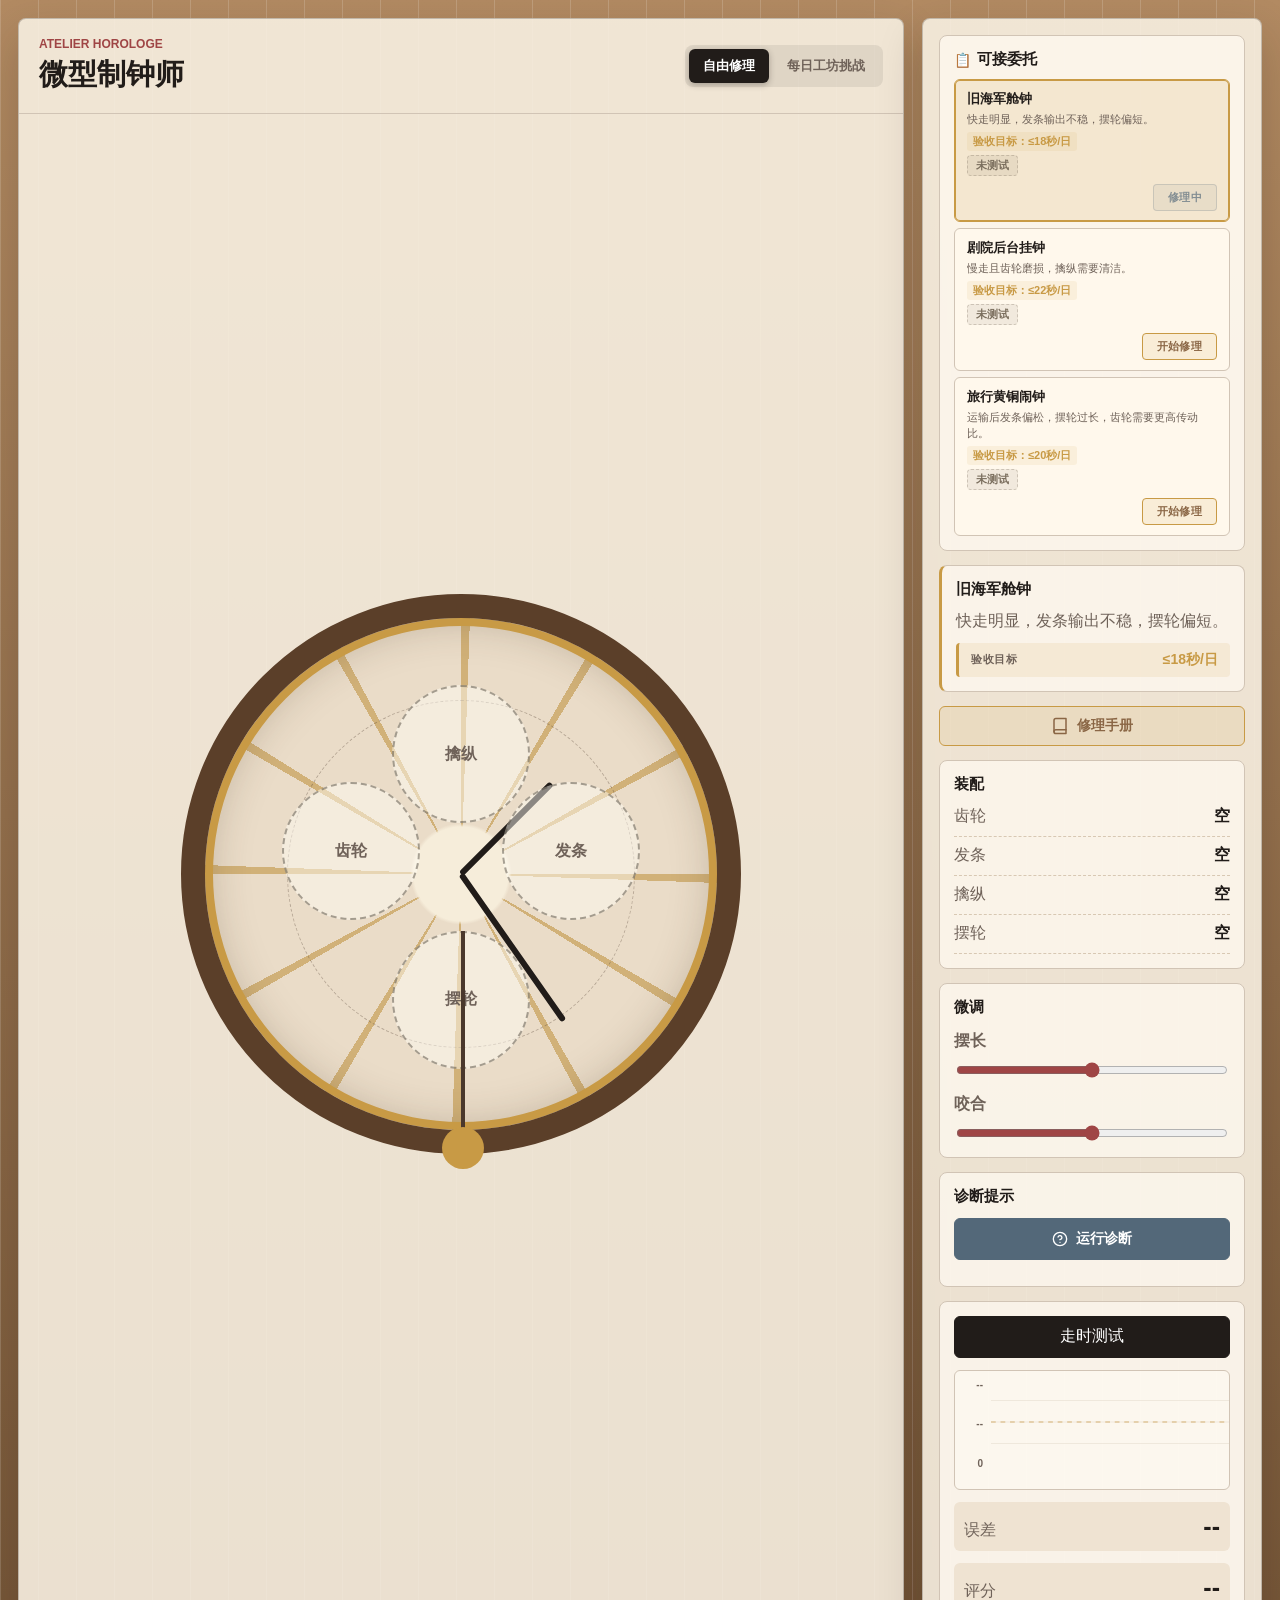
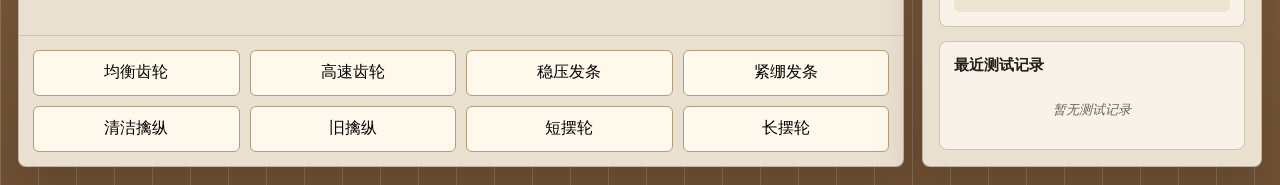
<file: index.html>
<!doctype html>
<html lang="zh-CN">
  <head>
    <meta charset="UTF-8" />
    <meta name="viewport" content="width=device-width, initial-scale=1.0" />
    <title>微型制钟师</title>
    <link rel="stylesheet" href="./styles.css" />
  </head>
  <body>
    <main class="workbench">
      <section class="clock-area">
        <header class="top">
          <div>
            <p>Atelier Horologe</p>
            <h1>微型制钟师</h1>
          </div>
          <div class="mode-switch">
            <button class="mode-btn active" data-mode="free">自由修理</button>
            <button class="mode-btn" data-mode="daily">每日工坊挑战</button>
          </div>
        </header>

        <div class="clock-shell">
          <div class="clock-face">
            <div class="hand hour"></div>
            <div class="hand minute"></div>
            <div class="socket socket-gear" data-slot="gear"><span>齿轮</span><div class="socket-replace-badge"></div></div>
            <div class="socket socket-spring" data-slot="spring"><span>发条</span><div class="socket-replace-badge"></div></div>
            <div class="socket socket-escapement" data-slot="escapement"><span>擒纵</span><div class="socket-replace-badge"></div></div>
            <div class="socket socket-pendulum" data-slot="pendulum"><span>摆轮</span><div class="socket-replace-badge"></div></div>
            <div class="pendulum" id="pendulum"></div>
          </div>
        </div>

        <div class="parts" aria-label="零件托盘">
          <button draggable="true" data-part="gear:balanced">均衡齿轮</button>
          <button draggable="true" data-part="gear:fast">高速齿轮</button>
          <button draggable="true" data-part="spring:steady">稳压发条</button>
          <button draggable="true" data-part="spring:tight">紧绷发条</button>
          <button draggable="true" data-part="escapement:clean">清洁擒纵</button>
          <button draggable="true" data-part="escapement:worn">旧擒纵</button>
          <button draggable="true" data-part="pendulum:short">短摆轮</button>
          <button draggable="true" data-part="pendulum:long">长摆轮</button>
        </div>
      </section>

      <aside class="side">
          <section class="daily-challenge" id="dailyChallenge" style="display:none;">
            <header class="challenge-header">
              <h2>每日工坊挑战</h2>
              <span class="challenge-date" id="challengeDate"></span>
            </header>
            <div class="challenge-score">
              <span>今日总评分</span>
              <strong id="challengeTotalScore">--</strong>
            </div>
            <ul class="challenge-jobs" id="challengeJobs"></ul>
            <section class="inventory">
              <h3>今日零件库存</h3>
              <div class="inventory-grid" id="inventoryGrid"></div>
            </section>
          </section>

          <section class="commission-board" id="commissionBoard">
            <h2>可接委托</h2>
            <ul id="jobList" class="job-list"></ul>
          </section>

        <section class="job active-job">
          <h2 id="jobName">旧海军舱钟</h2>
          <p id="jobFault">故障记录载入中</p>
          <div class="job-acceptance" id="jobAcceptance">
            <span class="acceptance-label">验收目标</span>
            <span class="acceptance-value" id="jobAcceptanceValue">—</span>
          </div>
        </section>

        <button id="manualBtn" class="manual-trigger" aria-label="打开修理手册">
          <svg width="18" height="18" viewBox="0 0 24 24" fill="none" stroke="currentColor" stroke-width="2" stroke-linecap="round" stroke-linejoin="round"><path d="M4 19.5A2.5 2.5 0 0 1 6.5 17H20"/><path d="M6.5 2H20v20H6.5A2.5 2.5 0 0 1 4 19.5v-15A2.5 2.5 0 0 1 6.5 2z"/></svg>
          修理手册
        </button>

        <section class="installed">
          <h2>装配</h2>
          <dl>
            <div data-slot-row="gear"><dt>齿轮</dt><dd><span id="gearSlot">空</span><span class="replace-badge"></span></dd></div>
            <div data-slot-row="spring"><dt>发条</dt><dd><span id="springSlot">空</span><span class="replace-badge"></span></dd></div>
            <div data-slot-row="escapement"><dt>擒纵</dt><dd><span id="escapementSlot">空</span><span class="replace-badge"></span></dd></div>
            <div data-slot-row="pendulum"><dt>摆轮</dt><dd><span id="pendulumSlot">空</span><span class="replace-badge"></span></dd></div>
          </dl>
        </section>

        <section class="tuning">
          <h2>微调</h2>
          <label>
            摆长
            <input id="lengthTune" type="range" min="-8" max="8" value="0" />
          </label>
          <label>
            咬合
            <input id="meshTune" type="range" min="-8" max="8" value="0" />
          </label>
        </section>

        <section class="diagnostics">
          <h2>诊断提示</h2>
          <button id="diagnoseBtn" class="diagnose-btn">
            <svg width="16" height="16" viewBox="0 0 24 24" fill="none" stroke="currentColor" stroke-width="2" stroke-linecap="round" stroke-linejoin="round"><circle cx="12" cy="12" r="10"/><path d="M9.09 9a3 3 0 0 1 5.83 1c0 2-3 3-3 3"/><line x1="12" y1="17" x2="12.01" y2="17"/></svg>
            运行诊断
          </button>
          <div id="diagnosticTip" class="diagnostic-tip" aria-live="polite"></div>
        </section>

        <section class="test">
          <button id="testBtn">走时测试</button>
          <div class="test-trend-chart" id="trendChart" aria-label="误差趋势图">
            <div class="trend-y-axis">
              <span class="trend-y-max" id="trendYMax">--</span>
              <span class="trend-y-mid" id="trendYMid">--</span>
              <span class="trend-y-min">0</span>
            </div>
            <div class="trend-plot-area">
              <svg class="trend-svg" id="trendSvg" viewBox="0 0 200 100" preserveAspectRatio="none">
                <line class="trend-grid-line" x1="0" y1="25" x2="200" y2="25" />
                <line class="trend-grid-line" x1="0" y1="50" x2="200" y2="50" />
                <line class="trend-grid-line" x1="0" y1="75" x2="200" y2="75" />
                <line class="trend-target-line" id="trendTargetLine" x1="0" y1="50" x2="200" y2="50" stroke-dasharray="4,4" />
                <polyline class="trend-line" id="trendLine" points="" fill="none" />
              </svg>
              <div class="trend-points" id="trendPoints"></div>
            </div>
            <div class="trend-x-axis" id="trendXAxis"></div>
          </div>
          <div class="test-stats" id="testStats" style="display:none;">
            <div class="stat-item">
              <span class="stat-label">平均误差</span>
              <strong class="stat-value" id="statMean">--</strong>
            </div>
            <div class="stat-item">
              <span class="stat-label">波动范围</span>
              <strong class="stat-value" id="statRange">--</strong>
            </div>
            <div class="stat-item">
              <span class="stat-label">趋势</span>
              <strong class="stat-value" id="statTrend">--</strong>
            </div>
          </div>
          <div class="readout">
            <span>误差</span>
            <strong id="errorReadout">--</strong>
          </div>
          <div class="readout">
            <span>评分</span>
            <strong id="scoreReadout">--</strong>
          </div>
          <div class="test-attempt-info" id="testAttemptInfo"></div>
        </section>

        <section class="test-history">
          <h2>最近测试记录</h2>
          <ul id="historyList" class="history-list">
            <li class="history-empty">暂无测试记录</li>
          </ul>
        </section>
      </aside>
    </main>

    <div id="manualOverlay" class="manual-overlay" aria-hidden="true">
      <div class="manual-panel">
        <header class="manual-header">
          <h2>修理手册</h2>
          <button id="manualClose" class="manual-close" aria-label="关闭手册">&times;</button>
        </header>

        <nav class="manual-tabs" role="tablist" aria-label="手册章节">
          <button class="manual-tab active" data-tab="advice" role="tab" aria-selected="true">装配建议</button>
          <button class="manual-tab" data-tab="parts" role="tab" aria-selected="false">零件</button>
          <button class="manual-tab" data-tab="tuning" role="tab" aria-selected="false">微调</button>
          <button class="manual-tab" data-tab="tiers" role="tab" aria-selected="false">评分</button>
          <button class="manual-tab" data-tab="calc" role="tab" aria-selected="false">演算</button>
        </nav>

        <div class="manual-body">
          <section class="manual-tab-panel active" id="tab-advice" role="tabpanel">
            <div class="manual-section">
              <h3>当前订单</h3>
              <div class="advice-job">
                <p class="advice-job-name" id="adviceJobName">—</p>
                <p class="advice-job-fault" id="adviceJobFault">—</p>
                <div class="advice-acceptance">
                  <span class="acceptance-label">验收目标</span>
                  <span class="acceptance-value" id="adviceAcceptanceValue">—</span>
                </div>
              </div>
            </div>
            <div class="manual-section">
              <h3>目标零件</h3>
              <ul class="target-list" id="adviceTargetList"></ul>
            </div>
            <div class="manual-section">
              <h3>当前状态</h3>
              <ul class="status-list" id="adviceStatusList"></ul>
              <p class="status-hint" id="adviceStatusHint"></p>
            </div>
          </section>

          <section class="manual-tab-panel" id="tab-parts" role="tabpanel">
            <div class="manual-section">
              <h3>零件类型与效果</h3>
              <table class="parts-table">
                <thead>
                  <tr>
                    <th>零件</th>
                    <th>类型</th>
                    <th>走时影响</th>
                  </tr>
                </thead>
                <tbody id="partsTableBody"></tbody>
              </table>
              <p class="table-hint">点击表格行可在工作台高亮对应零件</p>
            </div>
          </section>

          <section class="manual-tab-panel" id="tab-tuning" role="tabpanel">
            <div class="manual-section">
              <h3>微调规则</h3>
              <ul class="tuning-rules">
                <li>
                  <span class="tune-icon tune-length">⟷</span>
                  <div>
                    <strong>摆长滑块</strong>
                    <p>每格 <span class="effect-num effect-neg">-3 秒/日</span></p>
                    <p class="tune-tip">向左 = 减少误差（走时偏快时调左）</p>
                  </div>
                </li>
                <li>
                  <span class="tune-icon tune-mesh">⚙</span>
                  <div>
                    <strong>咬合滑块</strong>
                    <p>每格 <span class="effect-num effect-pos">+2.2 秒/日</span></p>
                    <p class="tune-tip">向右 = 增加误差（走时偏慢时调右）</p>
                  </div>
                </li>
                <li>
                  <span class="tune-icon tune-missing">✕</span>
                  <div>
                    <strong>未安装零件罚分</strong>
                    <p>擒纵位 <span class="effect-num effect-pos">+42</span>，其余位 <span class="effect-num effect-pos">+34</span></p>
                  </div>
                </li>
                <li>
                  <span class="tune-icon tune-diff">Δ</span>
                  <div>
                    <strong>零件匹配误差</strong>
                    <p>误差 = |已装零件效果 − 目标零件效果|</p>
                  </div>
                </li>
                <li>
                  <span class="tune-icon tune-rand">≈</span>
                  <div>
                    <strong>多轮采样测试</strong>
                    <p>每次测试分 6 次采样，显示误差趋势，最终结果取平均值</p>
                  </div>
                </li>
                <li>
                  <span class="tune-icon tune-missing">⚙</span>
                  <div>
                    <strong>委托特性</strong>
                    <p>每个委托有独特的基线漂移和波动特性，需根据趋势微调</p>
                  </div>
                </li>
                <li>
                  <span class="tune-icon tune-diff">📊</span>
                  <div>
                    <strong>趋势分析</strong>
                    <p>观察误差走势，稳定/改善/变差 帮助判断校准方向</p>
                  </div>
                </li>
                <li>
                  <span class="tune-icon tune-length">🔁</span>
                  <div>
                    <strong>可复现性</strong>
                    <p>相同配置重复测试结果相近，更换零件/微调后重新计数</p>
                  </div>
                </li>
              </ul>
            </div>
          </section>

          <section class="manual-tab-panel" id="tab-tiers" role="tabpanel">
            <div class="manual-section">
              <h3>评分档位</h3>
              <ul class="tier-list" id="tierList"></ul>
              <p class="tier-hint">以「每日绝对误差秒数」划分</p>
            </div>
          </section>

          <section class="manual-tab-panel" id="tab-calc" role="tabpanel">
            <div class="manual-section">
              <h3>误差演算器</h3>
              <p class="calc-desc">模拟当前装配组合的理论误差（不含随机波动）</p>
              <div class="calc-grid" id="calcGrid"></div>
              <div class="calc-total">
                <span>理论总误差</span>
                <strong id="calcTotal">0 秒/日</strong>
              </div>
              <div class="calc-tune-inputs">
                <label>摆长 <input id="calcLength" type="number" min="-8" max="8" value="0" />格</label>
                <label>咬合 <input id="calcMesh" type="number" min="-8" max="8" value="0" />格</label>
              </div>
              <p class="calc-hint" id="calcHint"></p>
            </div>
          </section>
        </div>
      </div>
    </div>

    <script src="./data.js"></script>
    <script src="./calc.js"></script>
    <script src="./store.js"></script>
    <script src="./dom.js"></script>
    <script src="./diagnostics.js"></script>
    <script src="./manual.js"></script>
    <script src="./renderer.js"></script>
    <script src="./events.js"></script>
    <script src="./app.js"></script>
  </body>
</html>
</file>
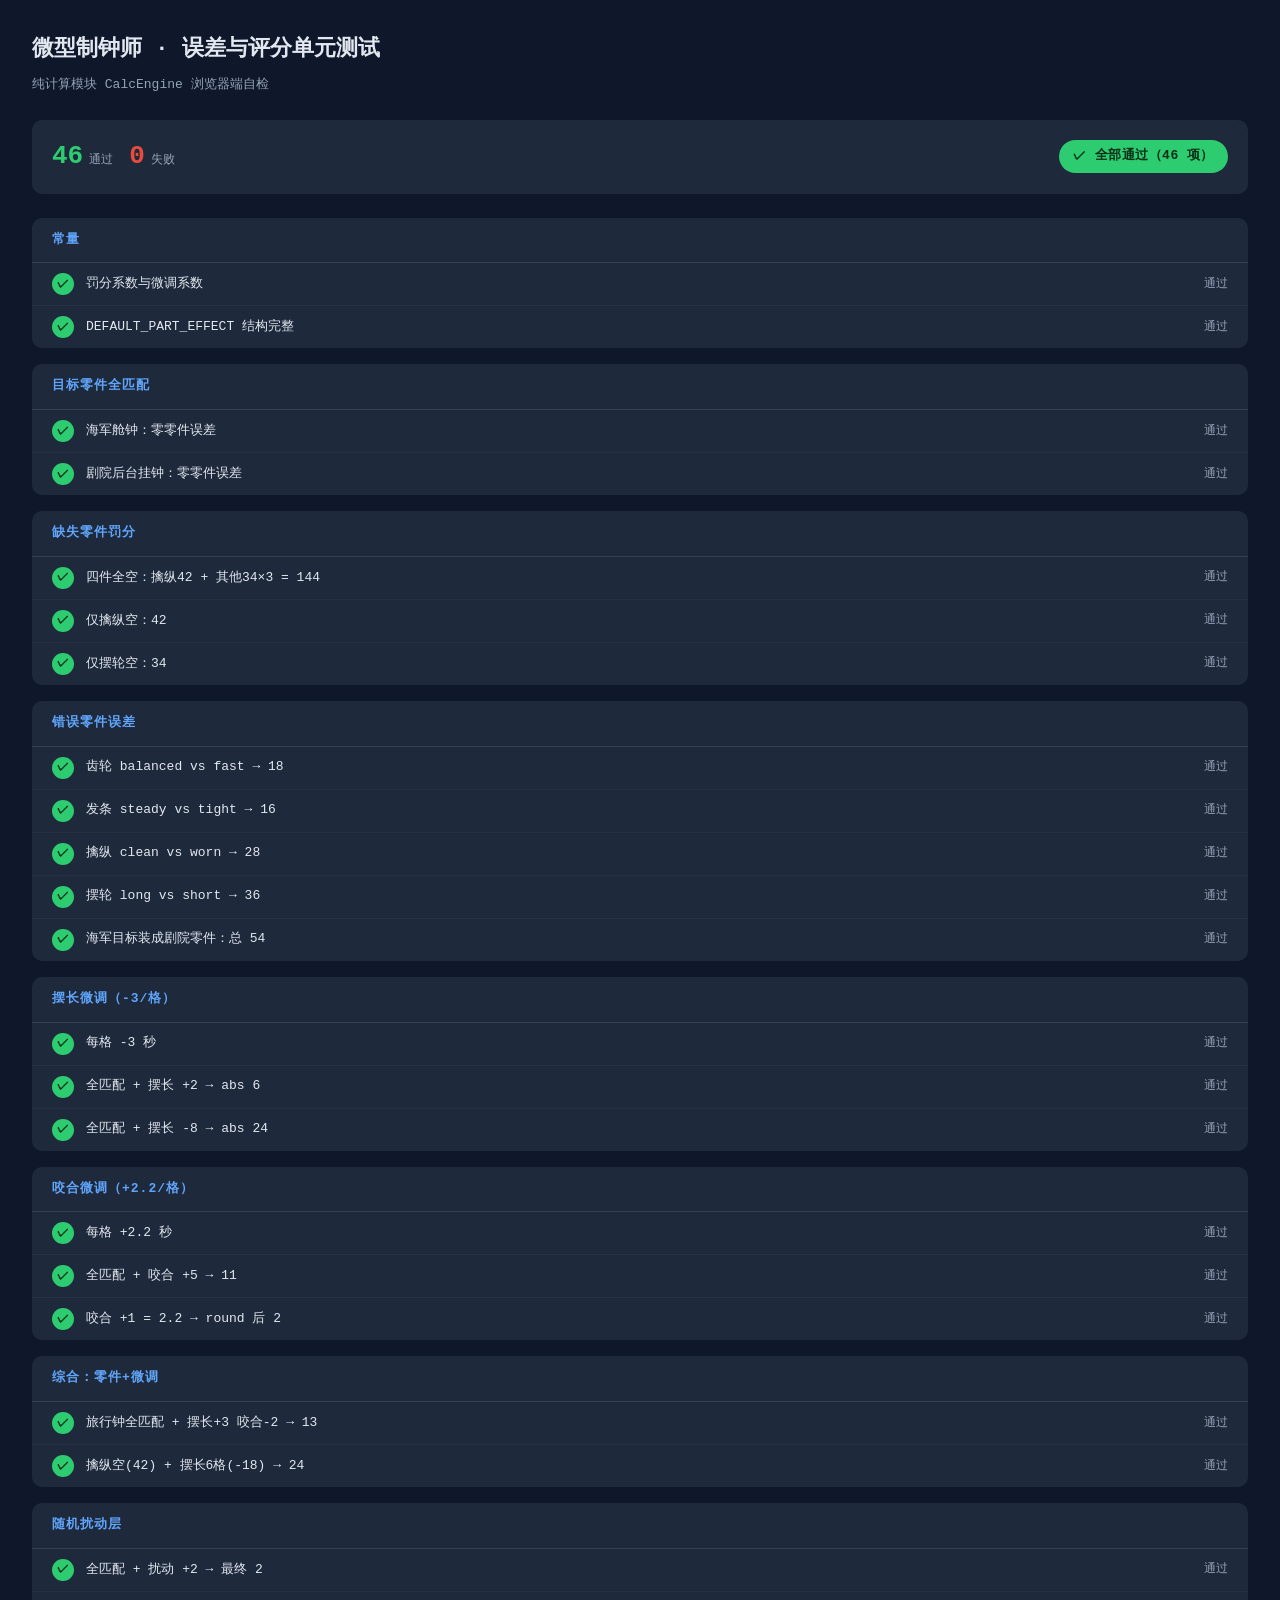
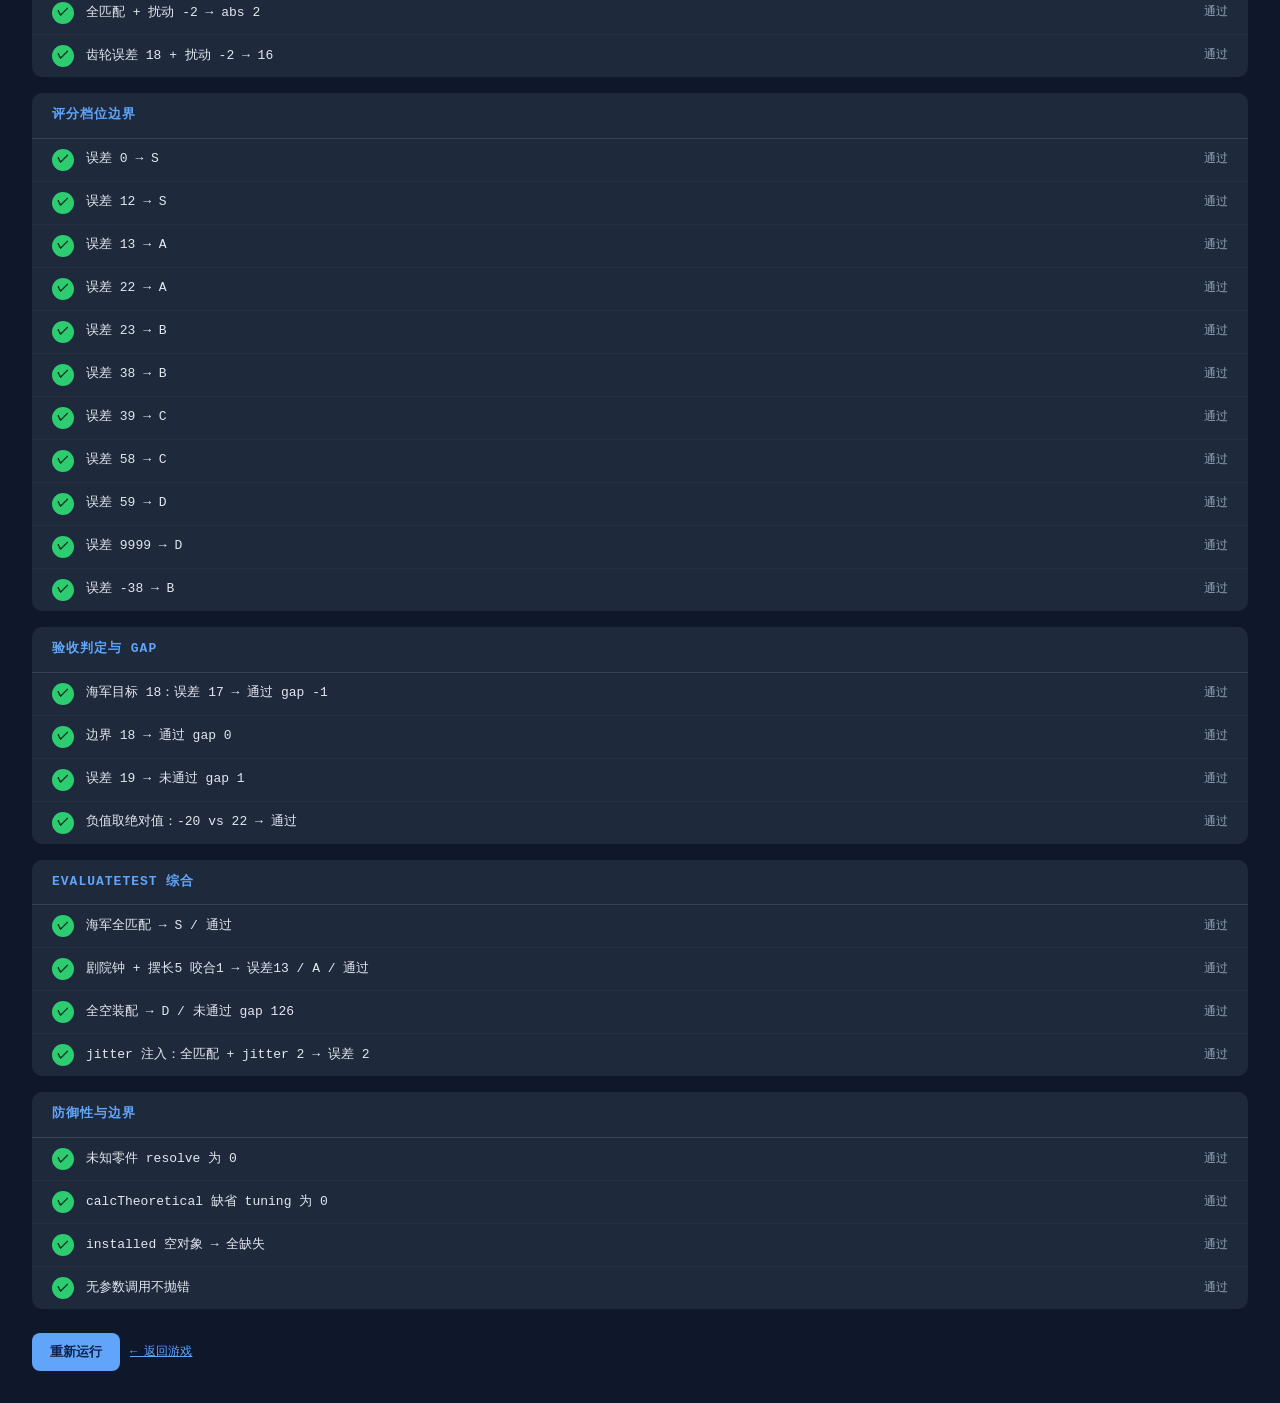
<file: tests/test.html>
<!doctype html>
<html lang="zh-CN">
  <head>
    <meta charset="UTF-8" />
    <meta name="viewport" content="width=device-width, initial-scale=1.0" />
    <title>微型制钟师 · 测试</title>
    <style>
      :root {
        --pass: #2ecc71;
        --fail: #e74c3c;
        --bg: #0f172a;
        --panel: #1e293b;
        --text: #e2e8f0;
        --muted: #94a3b8;
        --accent: #60a5fa;
      }
      * { box-sizing: border-box; }
      body {
        margin: 0;
        padding: 32px;
        font-family: ui-monospace, SFMono-Regular, Menlo, Consolas, monospace;
        background: var(--bg);
        color: var(--text);
        line-height: 1.6;
      }
      h1 { margin: 0 0 8px; font-size: 22px; }
      .sub { color: var(--muted); margin-bottom: 24px; font-size: 13px; }
      .summary {
        display: flex;
        gap: 16px;
        padding: 16px 20px;
        background: var(--panel);
        border-radius: 10px;
        margin-bottom: 24px;
        align-items: center;
      }
      .summary .stat {
        display: flex;
        align-items: baseline;
        gap: 6px;
      }
      .summary .num { font-size: 26px; font-weight: 700; }
      .summary .pass .num { color: var(--pass); }
      .summary .fail .num { color: var(--fail); }
      .summary .label { color: var(--muted); font-size: 12px; }
      .summary .overall {
        margin-left: auto;
        padding: 6px 14px;
        border-radius: 999px;
        font-weight: 700;
        font-size: 13px;
        letter-spacing: 0.5px;
      }
      .summary .overall.ok { background: var(--pass); color: #052e16; }
      .summary .overall.ng { background: var(--fail); color: #3f0a0a; }
      .groups {
        display: grid;
        gap: 16px;
      }
      .group {
        background: var(--panel);
        border-radius: 10px;
        overflow: hidden;
      }
      .group h2 {
        margin: 0;
        padding: 12px 20px;
        font-size: 13px;
        text-transform: uppercase;
        letter-spacing: 1px;
        color: var(--accent);
        border-bottom: 1px solid #334155;
      }
      .case {
        padding: 10px 20px;
        display: grid;
        grid-template-columns: 22px 1fr auto;
        gap: 12px;
        align-items: center;
        font-size: 13px;
        border-bottom: 1px solid rgba(148,163,184,0.06);
      }
      .case:last-child { border-bottom: none; }
      .icon {
        width: 22px;
        height: 22px;
        display: grid;
        place-items: center;
        border-radius: 50%;
        font-size: 12px;
        font-weight: 900;
      }
      .icon.p { background: var(--pass); color: #052e16; }
      .icon.f { background: var(--fail); color: #3f0a0a; }
      .name { font-family: inherit; }
      .val {
        font-size: 12px;
        color: var(--muted);
      }
      .val.fail-val { color: var(--fail); max-width: 460px; text-align: right; white-space: pre-line; }
      .actions {
        margin-top: 24px;
        display: flex;
        gap: 10px;
      }
      button {
        background: var(--accent);
        color: #0b2447;
        border: none;
        padding: 10px 18px;
        border-radius: 8px;
        font-weight: 600;
        cursor: pointer;
        font-size: 13px;
        font-family: inherit;
      }
      button:hover { filter: brightness(1.1); }
      a {
        color: var(--accent);
        font-size: 12px;
        align-self: center;
      }
    </style>
  </head>
  <body>
    <h1>微型制钟师 · 误差与评分单元测试</h1>
    <div class="sub">纯计算模块 CalcEngine 浏览器端自检</div>

    <div id="summary" class="summary">
      <div class="stat pass"><span class="num" id="passNum">0</span><span class="label">通过</span></div>
      <div class="stat fail"><span class="num" id="failNum">0</span><span class="label">失败</span></div>
      <div id="overall" class="overall ok">运行中…</div>
    </div>

    <div id="groups" class="groups"></div>

    <div class="actions">
      <button onclick="location.reload()">重新运行</button>
      <a href="../index.html">← 返回游戏</a>
    </div>

    <script src="../calc.js"></script>
    <script>
    (function () {
      "use strict";

      const PART_EFFECT = CalcEngine.DEFAULT_PART_EFFECT;
      const TIERS = CalcEngine.DEFAULT_TIERS;

      const JOB_TARGETS = {
        navy: { gear: "balanced", spring: "steady", escapement: "clean", pendulum: "long" },
        theatre: { gear: "fast", spring: "steady", escapement: "clean", pendulum: "short" },
        travel: { gear: "fast", spring: "tight", escapement: "clean", pendulum: "short" }
      };

      const GROUPS = [];
      function group(name) {
        const g = { name, cases: [] };
        GROUPS.push(g);
        return g;
      }
      function t(g, name, fn) { g.cases.push({ name, fn }); }

      function eq(a, b, m) {
        if (a !== b) throw new Error((m || "") + ` — expected ${JSON.stringify(b)}, got ${JSON.stringify(a)}`);
      }
      function approx(a, b, eps, m) {
        const e = eps === undefined ? 1e-9 : eps;
        if (Math.abs(a - b) > e) throw new Error((m || "") + ` — expected ≈${b}, got ${a}`);
      }

      // ── 用例定义（与 calc.test.js 保持一致） ──────────────
      (function define() {
        let g;

        g = group("常量");
        t(g, "罚分系数与微调系数", () => {
          eq(CalcEngine.CONSTANTS.ESCAPEMENT_PENALTY, 42);
          eq(CalcEngine.CONSTANTS.OTHER_PENALTY, 34);
          eq(CalcEngine.CONSTANTS.LENGTH_COEFF, -3);
          eq(CalcEngine.CONSTANTS.MESH_COEFF, 2.2);
        });
        t(g, "DEFAULT_PART_EFFECT 结构完整", () => {
          eq(typeof PART_EFFECT.gear.balanced, "number");
          eq(typeof PART_EFFECT.pendulum.short, "number");
        });

        g = group("目标零件全匹配");
        t(g, "海军舱钟：零零件误差", () => {
          const r = CalcEngine.calcTheoretical({
            installed: { ...JOB_TARGETS.navy }, target: JOB_TARGETS.navy,
            lengthTune: 0, meshTune: 0, partEffect: PART_EFFECT
          });
          eq(r.partsError, 0); eq(r.theoreticalAbs, 0);
        });
        t(g, "剧院后台挂钟：零零件误差", () => {
          const r = CalcEngine.calcTheoretical({
            installed: { ...JOB_TARGETS.theatre }, target: JOB_TARGETS.theatre
          });
          eq(r.partsError, 0); eq(r.theoreticalAbs, 0);
        });

        g = group("缺失零件罚分");
        t(g, "四件全空：擒纵42 + 其他34×3 = 144", () => {
          const r = CalcEngine.calcTheoretical({
            installed: { gear: null, spring: null, escapement: null, pendulum: null },
            target: JOB_TARGETS.navy
          });
          eq(r.breakdown.escapement.slotError, 42);
          eq(r.breakdown.gear.slotError, 34);
          eq(r.breakdown.spring.slotError, 34);
          eq(r.breakdown.pendulum.slotError, 34);
          eq(r.partsError, 144);
        });
        t(g, "仅擒纵空：42", () => {
          const r = CalcEngine.calcTheoretical({
            installed: { gear: "balanced", spring: "steady", escapement: null, pendulum: "long" },
            target: JOB_TARGETS.navy
          });
          eq(r.partsError, 42);
        });
        t(g, "仅摆轮空：34", () => {
          const r = CalcEngine.calcTheoretical({
            installed: { gear: "balanced", spring: "steady", escapement: "clean", pendulum: null },
            target: JOB_TARGETS.navy
          });
          eq(r.partsError, 34);
        });

        g = group("错误零件误差");
        t(g, "齿轮 balanced vs fast → 18", () =>
          eq(CalcEngine.calcSlotError("gear", "fast", "balanced", PART_EFFECT), 18));
        t(g, "发条 steady vs tight → 16", () =>
          eq(CalcEngine.calcSlotError("spring", "tight", "steady", PART_EFFECT), 16));
        t(g, "擒纵 clean vs worn → 28", () =>
          eq(CalcEngine.calcSlotError("escapement", "worn", "clean", PART_EFFECT), 28));
        t(g, "摆轮 long vs short → 36", () =>
          eq(CalcEngine.calcSlotError("pendulum", "short", "long", PART_EFFECT), 36));
        t(g, "海军目标装成剧院零件：总 54", () => {
          const r = CalcEngine.calcTheoretical({
            installed: { ...JOB_TARGETS.theatre }, target: JOB_TARGETS.navy
          });
          eq(r.partsError, 54);
        });

        g = group("摆长微调（-3/格）");
        t(g, "每格 -3 秒", () => {
          approx(CalcEngine.calcTuneError(1, 0), -3);
          approx(CalcEngine.calcTuneError(-1, 0), 3);
          approx(CalcEngine.calcTuneError(8, 0), -24);
        });
        t(g, "全匹配 + 摆长 +2 → abs 6", () => {
          const r = CalcEngine.calcTheoretical({
            installed: { ...JOB_TARGETS.navy }, target: JOB_TARGETS.navy,
            lengthTune: 2, meshTune: 0
          });
          eq(r.theoreticalAbs, 6);
        });
        t(g, "全匹配 + 摆长 -8 → abs 24", () => {
          const r = CalcEngine.calcTheoretical({
            installed: { ...JOB_TARGETS.navy }, target: JOB_TARGETS.navy,
            lengthTune: -8, meshTune: 0
          });
          eq(r.theoreticalAbs, 24);
        });

        g = group("咬合微调（+2.2/格）");
        t(g, "每格 +2.2 秒", () => {
          approx(CalcEngine.calcTuneError(0, 1), 2.2);
          approx(CalcEngine.calcTuneError(0, -1), -2.2);
          approx(CalcEngine.calcTuneError(0, 5), 11);
        });
        t(g, "全匹配 + 咬合 +5 → 11", () => {
          const r = CalcEngine.calcTheoretical({
            installed: { ...JOB_TARGETS.navy }, target: JOB_TARGETS.navy,
            lengthTune: 0, meshTune: 5
          });
          eq(r.theoreticalAbs, 11);
        });
        t(g, "咬合 +1 = 2.2 → round 后 2", () => {
          const r = CalcEngine.calcTheoretical({
            installed: { ...JOB_TARGETS.navy }, target: JOB_TARGETS.navy,
            lengthTune: 0, meshTune: 1
          });
          eq(r.theoreticalAbs, 2);
        });

        g = group("综合：零件+微调");
        t(g, "旅行钟全匹配 + 摆长+3 咬合-2 → 13", () => {
          const r = CalcEngine.calcTheoretical({
            installed: { ...JOB_TARGETS.travel }, target: JOB_TARGETS.travel,
            lengthTune: 3, meshTune: -2
          });
          eq(r.theoreticalAbs, 13);
        });
        t(g, "擒纵空(42) + 摆长6格(-18) → 24", () => {
          const r = CalcEngine.calcTheoretical({
            installed: { gear: "balanced", spring: "steady", escapement: null, pendulum: "long" },
            target: JOB_TARGETS.navy, lengthTune: 6, meshTune: 0
          });
          eq(r.theoreticalAbs, 24);
        });

        g = group("随机扰动层");
        t(g, "全匹配 + 扰动 +2 → 最终 2", () => {
          const r = CalcEngine.calcWithJitter({
            installed: { ...JOB_TARGETS.navy }, target: JOB_TARGETS.navy
          }, 2);
          eq(r.jitter, 2); eq(r.finalAbs, 2);
        });
        t(g, "全匹配 + 扰动 -2 → abs 2", () => {
          const r = CalcEngine.calcWithJitter({
            installed: { ...JOB_TARGETS.navy }, target: JOB_TARGETS.navy
          }, -2);
          eq(r.finalAbs, 2);
        });
        t(g, "齿轮误差 18 + 扰动 -2 → 16", () => {
          const r = CalcEngine.calcWithJitter({
            installed: { gear: "fast", spring: "steady", escapement: "clean", pendulum: "long" },
            target: JOB_TARGETS.navy
          }, -2);
          eq(r.finalAbs, 16);
        });

        g = group("评分档位边界");
        const tierCases = [
          [0, "S"], [12, "S"], [13, "A"], [22, "A"], [23, "B"],
          [38, "B"], [39, "C"], [58, "C"], [59, "D"], [9999, "D"], [-38, "B"]
        ];
        tierCases.forEach(([v, g2]) =>
          t(g, `误差 ${v} → ${g2}`, () => eq(CalcEngine.getTier(v).grade, g2))
        );

        g = group("验收判定与 gap");
        t(g, "海军目标 18：误差 17 → 通过 gap -1", () => {
          eq(CalcEngine.isAccepted(17, 18), true);
          eq(CalcEngine.acceptanceGap(17, 18), -1);
        });
        t(g, "边界 18 → 通过 gap 0", () => {
          eq(CalcEngine.isAccepted(18, 18), true);
          eq(CalcEngine.acceptanceGap(18, 18), 0);
        });
        t(g, "误差 19 → 未通过 gap 1", () => {
          eq(CalcEngine.isAccepted(19, 18), false);
          eq(CalcEngine.acceptanceGap(19, 18), 1);
        });
        t(g, "负值取绝对值：-20 vs 22 → 通过", () =>
          eq(CalcEngine.isAccepted(-20, 22), true));

        g = group("evaluateTest 综合");
        t(g, "海军全匹配 → S / 通过", () => {
          const r = CalcEngine.evaluateTest({
            installed: { ...JOB_TARGETS.navy }, target: JOB_TARGETS.navy
          }, { targetMax: 18, tiers: TIERS });
          eq(r.errorAbs, 0); eq(r.tier, "S"); eq(r.accepted, true);
        });
        t(g, "剧院钟 + 摆长5 咬合1 → 误差13 / A / 通过", () => {
          const r = CalcEngine.evaluateTest({
            installed: { ...JOB_TARGETS.theatre }, target: JOB_TARGETS.theatre,
            lengthTune: 5, meshTune: 1
          }, { targetMax: 22 });
          eq(r.errorAbs, 13); eq(r.tier, "A"); eq(r.accepted, true);
        });
        t(g, "全空装配 → D / 未通过 gap 126", () => {
          const r = CalcEngine.evaluateTest({
            installed: { gear: null, spring: null, escapement: null, pendulum: null },
            target: JOB_TARGETS.navy
          }, { targetMax: 18 });
          eq(r.errorAbs, 144); eq(r.tier, "D"); eq(r.accepted, false); eq(r.gap, 126);
        });
        t(g, "jitter 注入：全匹配 + jitter 2 → 误差 2", () => {
          const r = CalcEngine.evaluateTest({
            installed: { ...JOB_TARGETS.navy }, target: JOB_TARGETS.navy
          }, { jitter: 2, targetMax: 18 });
          eq(r.errorAbs, 2); eq(r.jitter, 2);
        });

        g = group("防御性与边界");
        t(g, "未知零件 resolve 为 0", () => {
          eq(CalcEngine.resolvePartEffect("gear", "unknown"), 0);
          eq(CalcEngine.resolvePartEffect("unknown_slot", "balanced"), 0);
        });
        t(g, "calcTheoretical 缺省 tuning 为 0", () => {
          const r = CalcEngine.calcTheoretical({
            installed: { ...JOB_TARGETS.navy }, target: JOB_TARGETS.navy
          });
          eq(r.tuneError, 0);
        });
        t(g, "installed 空对象 → 全缺失", () => {
          const r = CalcEngine.calcTheoretical({ installed: {}, target: JOB_TARGETS.navy });
          eq(r.partsError, 144);
        });
        t(g, "无参数调用不抛错", () => {
          const r = CalcEngine.calcTheoretical();
          eq(r.partsError, 0); eq(r.tuneError, 0);
        });
      })();

      // ── 执行 ──────────────────────────────────────────
      let passed = 0, failed = 0;
      const groupsEl = document.getElementById("groups");

      GROUPS.forEach((grp) => {
        const section = document.createElement("section");
        section.className = "group";
        const h = document.createElement("h2");
        h.textContent = grp.name;
        section.appendChild(h);

        grp.cases.forEach((c) => {
          const row = document.createElement("div");
          row.className = "case";
          const icon = document.createElement("div");
          const name = document.createElement("div");
          name.className = "name";
          name.textContent = c.name;
          const val = document.createElement("div");
          val.className = "val";

          let ok = false, errMsg = "";
          try {
            c.fn();
            ok = true; passed++;
          } catch (e) {
            failed++; errMsg = e.message || String(e);
          }

          icon.className = "icon " + (ok ? "p" : "f");
          icon.textContent = ok ? "✓" : "✗";
          if (!ok) {
            val.className = "val fail-val";
            val.textContent = errMsg;
          } else {
            val.textContent = "通过";
          }

          row.appendChild(icon);
          row.appendChild(name);
          row.appendChild(val);
          section.appendChild(row);
        });
        groupsEl.appendChild(section);
      });

      document.getElementById("passNum").textContent = passed;
      document.getElementById("failNum").textContent = failed;
      const overall = document.getElementById("overall");
      if (failed === 0) {
        overall.className = "overall ok";
        overall.textContent = `✓ 全部通过（${passed} 项）`;
      } else {
        overall.className = "overall ng";
        overall.textContent = `✗ ${failed} 项失败`;
      }
    })();
    </script>
  </body>
</html>
</file>
<file: styles.css>
:root {
  --ink: #211c19;
  --muted: #6f6259;
  --paper: #f1eadf;
  --bench: #8a6645;
  --brass: #c89a45;
  --steel: #536879;
  --ruby: #9f4545;
  --line: #d1c4b5;
}

* {
  box-sizing: border-box;
}

body {
  margin: 0;
  min-height: 100vh;
  font-family: Inter, "PingFang SC", "Microsoft YaHei", sans-serif;
  color: var(--ink);
  background:
    linear-gradient(90deg, rgba(255,255,255,0.16) 1px, transparent 1px),
    linear-gradient(#b28a62, #705134);
  background-size: 38px 38px, auto;
}

button,
input {
  font: inherit;
}

.workbench {
  width: min(1380px, 100%);
  min-height: 100vh;
  margin: 0 auto;
  display: grid;
  grid-template-columns: minmax(0, 1fr) 340px;
  gap: 18px;
  padding: 18px;
}

.clock-area,
.side {
  border-radius: 8px;
  border: 1px solid rgba(35, 26, 19, 0.22);
  background: rgba(248, 240, 226, 0.9);
  box-shadow: 0 18px 45px rgba(34, 24, 16, 0.2);
}

.clock-area {
  min-height: 680px;
  display: grid;
  grid-template-rows: auto minmax(420px, 1fr) auto;
  overflow: hidden;
}

.top {
  display: flex;
  align-items: center;
  justify-content: space-between;
  gap: 18px;
  padding: 18px 20px;
  border-bottom: 1px solid var(--line);
}

.top p {
  margin: 0 0 4px;
  color: var(--ruby);
  font-size: 12px;
  font-weight: 800;
  text-transform: uppercase;
}

h1,
h2 {
  margin: 0;
}

h1 {
  font-size: 29px;
}

h2 {
  font-size: 15px;
}

.test button {
  min-height: 42px;
  border: 1px solid var(--ink);
  border-radius: 6px;
  color: white;
  background: var(--ink);
  cursor: pointer;
  transition: opacity 0.2s, background 0.2s, transform 0.1s;
}

.test button:hover:not(:disabled):not(.is-disabled) {
  background: #3a322c;
}

.test button:disabled,
.test button.is-disabled {
  opacity: 0.45;
  cursor: not-allowed;
  background: #5a4f42;
}

.clock-shell {
  display: grid;
  place-items: center;
  padding: 24px;
}

.clock-face {
  position: relative;
  width: min(560px, 80vw);
  aspect-ratio: 1;
  border-radius: 50%;
  border: 24px solid #5b3f29;
  background:
    radial-gradient(circle at center, #f6edda 0 13%, transparent 14%),
    repeating-conic-gradient(from 0deg, #d1b178 0 2deg, transparent 2deg 30deg),
    #eadcc8;
  box-shadow: inset 0 0 0 8px #c89a45, inset 0 0 44px rgba(70, 49, 28, 0.28);
}

.clock-face::before {
  content: "";
  position: absolute;
  inset: 16%;
  border: 1px dashed rgba(79, 61, 48, 0.32);
  border-radius: 50%;
}

.hand {
  position: absolute;
  left: 50%;
  top: 50%;
  width: 6px;
  transform-origin: 50% 100%;
  border-radius: 999px;
  background: var(--ink);
}

.hour {
  height: 25%;
  transform: translate(-50%, -100%) rotate(45deg);
}

.minute {
  height: 35%;
  transform: translate(-50%, -100%) rotate(145deg);
}

.socket {
  position: absolute;
  width: 27%;
  aspect-ratio: 1;
  display: grid;
  place-items: center;
  border: 2px dashed rgba(77, 67, 56, 0.48);
  border-radius: 50%;
  background: rgba(255, 252, 244, 0.48);
  color: var(--muted);
  font-weight: 800;
}

.socket.filled {
  border-style: solid;
  color: white;
  background: var(--steel);
}

.socket.over {
  outline: 5px solid rgba(200, 154, 69, 0.28);
}

.socket.flash-in {
  animation: socketFlashIn 0.9s ease;
}

.socket.replacing {
  animation: socketReplace 1.6s ease;
}

.socket.is-disabled {
  pointer-events: none;
  opacity: 0.6;
  filter: saturate(0.5);
}

@keyframes socketFlashIn {
  0% { transform: scale(1); box-shadow: 0 0 0 0 rgba(200, 154, 69, 0.7); }
  30% { transform: scale(1.06); box-shadow: 0 0 0 12px rgba(200, 154, 69, 0); }
  100% { transform: scale(1); box-shadow: 0 0 0 0 rgba(200, 154, 69, 0); }
}

@keyframes socketReplace {
  0% { transform: scale(1); box-shadow: 0 0 0 0 rgba(159, 69, 69, 0.6); }
  25% { transform: scale(0.94); box-shadow: 0 0 0 6px rgba(159, 69, 69, 0.25); }
  50% { transform: scale(1.08); box-shadow: 0 0 0 14px rgba(200, 154, 69, 0.15); }
  100% { transform: scale(1); box-shadow: 0 0 0 0 rgba(200, 154, 69, 0); }
}

.socket-replace-badge {
  position: absolute;
  left: 50%;
  bottom: -18px;
  transform: translateX(-50%) translateY(4px);
  padding: 3px 10px;
  border-radius: 999px;
  background: var(--ruby);
  color: white;
  font-size: 11px;
  font-weight: 700;
  white-space: nowrap;
  opacity: 0;
  pointer-events: none;
  transition: opacity 0.25s, transform 0.25s;
}

.socket-replace-badge.show {
  opacity: 1;
  transform: translateX(-50%) translateY(0);
}

.socket-gear {
  left: 15%;
  top: 32%;
}

.socket-spring {
  right: 15%;
  top: 32%;
}

.socket-escapement {
  left: 36.5%;
  top: 13%;
}

.socket-pendulum {
  left: 36.5%;
  bottom: 12%;
}

.pendulum {
  position: absolute;
  left: 50%;
  top: 61%;
  width: 4px;
  height: 43%;
  background: #4a382c;
  transform-origin: top center;
  animation: swing 1.4s ease-in-out infinite alternate;
}

.pendulum::after {
  content: "";
  position: absolute;
  left: 50%;
  bottom: -18px;
  width: 42px;
  height: 42px;
  border-radius: 50%;
  transform: translateX(-50%);
  background: var(--brass);
}

@keyframes swing {
  from { transform: rotate(-7deg); }
  to { transform: rotate(7deg); }
}

.parts {
  display: grid;
  grid-template-columns: repeat(4, minmax(110px, 1fr));
  gap: 10px;
  padding: 14px;
  border-top: 1px solid var(--line);
}

.parts button {
  min-height: 46px;
  border: 1px solid #b79b77;
  border-radius: 6px;
  background: #fff8ec;
  cursor: grab;
  transition: opacity 0.2s, filter 0.2s, background 0.15s;
}

.parts button:active:not(:disabled):not(.is-disabled) {
  cursor: grabbing;
}

.parts button:hover:not(:disabled):not(.is-disabled) {
  background: #fff1d6;
  border-color: var(--brass);
}

.parts button:disabled,
.parts button.is-disabled {
  opacity: 0.5;
  filter: grayscale(0.4);
  cursor: not-allowed;
  background: #ede6d8;
}

.parts.is-disabled {
  position: relative;
}

.parts.is-disabled::after {
  content: "测试中";
  position: absolute;
  inset: 0;
  display: grid;
  place-items: center;
  background: rgba(241, 234, 223, 0.85);
  border-radius: 6px;
  color: var(--muted);
  font-weight: 800;
  font-size: 14px;
  letter-spacing: 2px;
  pointer-events: none;
  backdrop-filter: blur(2px);
}

.side {
  padding: 16px;
  display: grid;
  align-content: start;
  gap: 14px;
}

.job,
.installed,
.tuning,
.test {
  border: 1px solid var(--line);
  border-radius: 8px;
  background: rgba(255, 250, 241, 0.72);
  padding: 14px;
}

.job p {
  margin: 10px 0 0;
  color: var(--muted);
  line-height: 1.5;
}

.job-acceptance {
  margin-top: 10px;
  padding: 8px 12px;
  background: rgba(200, 154, 69, 0.12);
  border-left: 3px solid var(--brass);
  border-radius: 4px;
  display: flex;
  justify-content: space-between;
  align-items: center;
}

.acceptance-label {
  font-size: 11px;
  color: var(--muted);
  font-weight: 700;
  text-transform: uppercase;
  letter-spacing: 0.5px;
}

.acceptance-value {
  font-size: 14px;
  font-weight: 800;
  color: var(--brass);
}

.commission-board {
  border: 1px solid var(--line);
  border-radius: 8px;
  background: rgba(255, 250, 241, 0.72);
  padding: 14px;
}

.commission-board h2 {
  display: flex;
  align-items: center;
  gap: 6px;
}

.commission-board h2::before {
  content: "📋";
  font-size: 14px;
}

.job-list {
  list-style: none;
  margin: 10px 0 0;
  padding: 0;
  display: grid;
  gap: 6px;
}

.job-list-item {
  display: flex;
  flex-direction: column;
  gap: 4px;
  padding: 10px 12px;
  border: 1px solid var(--line);
  border-radius: 6px;
  background: #fff8ec;
  cursor: pointer;
  transition: background 0.15s, border-color 0.15s, box-shadow 0.15s, transform 0.1s;
  outline: none;
}

.job-list-item:focus-visible {
  border-color: var(--ruby);
  box-shadow: 0 0 0 2px rgba(159, 69, 69, 0.25);
}

.job-list-item:hover:not(.active):not(.is-disabled) {
  background: #fff1d6;
  border-color: var(--brass);
  transform: translateY(-1px);
  box-shadow: 0 2px 6px rgba(34, 24, 16, 0.08);
}

.job-list-item.active {
  background: rgba(200, 154, 69, 0.15);
  border-color: var(--brass);
  box-shadow: inset 0 0 0 1px var(--brass);
  cursor: default;
}

.job-list-item.is-disabled {
  opacity: 0.5;
  cursor: not-allowed;
  pointer-events: none;
}

.job-list-item-name {
  font-weight: 800;
  font-size: 13px;
  color: var(--ink);
}

.job-list-item-fault {
  font-size: 11px;
  color: var(--muted);
  line-height: 1.45;
  display: -webkit-box;
  -webkit-line-clamp: 2;
  -webkit-box-orient: vertical;
  overflow: hidden;
}

.job-list-item-target {
  font-size: 11px;
  font-weight: 700;
  color: var(--brass);
  padding: 2px 6px;
  background: rgba(200, 154, 69, 0.1);
  border-radius: 3px;
  width: fit-content;
}

.job-list-item-status {
  font-size: 11px;
  font-weight: 700;
  padding: 2px 8px;
  border-radius: 4px;
  display: inline-block;
  width: fit-content;
}

.job-list-item-status.job-status-idle {
  background: rgba(122, 110, 93, 0.1);
  color: #7a6e5d;
  border: 1px dashed rgba(122, 110, 93, 0.3);
}

.job-list-item-status.job-status-done {
  background: rgba(92, 148, 110, 0.12);
  color: #4b7a5c;
  border: 1px solid rgba(92, 148, 110, 0.3);
}

.job-list-item-status.job-status-completed {
  background: rgba(92, 148, 110, 0.2);
  color: #2d5a3d;
  border: 1px solid #5c946e;
  font-weight: 800;
}

.job-list-item-status.job-status-completed::before {
  content: "✓ ";
}

.job-list-item-start {
  align-self: flex-end;
  margin-top: 4px;
  padding: 5px 14px;
  border: 1px solid var(--brass);
  border-radius: 4px;
  background: rgba(200, 154, 69, 0.12);
  color: var(--bench);
  font-size: 11px;
  font-weight: 800;
  cursor: pointer;
  transition: background 0.15s, box-shadow 0.15s, transform 0.1s;
  letter-spacing: 0.3px;
}

.job-list-item-start:hover:not(:disabled) {
  background: rgba(200, 154, 69, 0.28);
  box-shadow: 0 2px 6px rgba(200, 154, 69, 0.25);
  transform: translateY(-1px);
}

.job-list-item-start:active:not(:disabled) {
  transform: translateY(0);
}

.job-list-item-start:disabled {
  background: rgba(83, 104, 121, 0.1);
  border-color: rgba(83, 104, 121, 0.3);
  color: var(--steel);
  cursor: default;
  opacity: 0.7;
}

.active-job {
  border-left: 3px solid var(--brass);
}

dl {
  margin: 12px 0 0;
  display: grid;
  gap: 8px;
}

dl div {
  display: flex;
  justify-content: space-between;
  gap: 12px;
  border-bottom: 1px dashed #d8c8b3;
  padding-bottom: 7px;
}

dt {
  color: var(--muted);
}

dd {
  margin: 0;
  font-weight: 800;
  text-align: right;
  display: flex;
  flex-direction: column;
  align-items: flex-end;
  gap: 2px;
}

.installed [data-slot-row] {
  transition: background 0.2s, border-color 0.2s;
  position: relative;
}

.installed [data-slot-row].flash-in {
  animation: slotRowFlash 0.9s ease;
}

.installed [data-slot-row].replacing {
  animation: slotRowReplace 1.6s ease;
}

@keyframes slotRowFlash {
  0% { background: transparent; }
  25% { background: rgba(200, 154, 69, 0.25); }
  100% { background: transparent; }
}

@keyframes slotRowReplace {
  0% { background: transparent; }
  20% { background: rgba(159, 69, 69, 0.18); }
  50% { background: rgba(200, 154, 69, 0.2); }
  100% { background: transparent; }
}

.replace-badge {
  font-size: 11px;
  font-weight: 600;
  color: var(--ruby);
  opacity: 0;
  transform: translateY(-3px);
  transition: opacity 0.25s, transform 0.25s;
  font-style: italic;
}

.replace-badge.show {
  opacity: 1;
  transform: translateY(0);
}

.tuning {
  display: grid;
  gap: 14px;
  position: relative;
  transition: filter 0.2s, opacity 0.2s;
}

.tuning.is-disabled {
  filter: saturate(0.6);
}

.tuning.is-disabled::after {
  content: "测试中";
  position: absolute;
  inset: 0;
  display: grid;
  place-items: center;
  background: rgba(255, 250, 241, 0.9);
  border-radius: 8px;
  color: var(--muted);
  font-weight: 800;
  font-size: 14px;
  letter-spacing: 2px;
  pointer-events: none;
  z-index: 10;
  backdrop-filter: blur(2px);
}

label {
  display: grid;
  gap: 8px;
  color: var(--muted);
  font-weight: 700;
}

input[type="range"] {
  accent-color: var(--ruby);
  transition: opacity 0.2s, filter 0.2s;
}

input[type="range"]:disabled,
input[type="range"].is-disabled {
  opacity: 0.5;
  cursor: not-allowed;
  filter: grayscale(0.3);
}

.diagnostics {
  border: 1px solid var(--line);
  border-radius: 8px;
  background: rgba(255, 250, 241, 0.72);
  padding: 14px;
  display: grid;
  gap: 12px;
}

.diagnose-btn {
  display: flex;
  align-items: center;
  justify-content: center;
  gap: 8px;
  width: 100%;
  min-height: 42px;
  border: 1px solid var(--steel);
  border-radius: 6px;
  color: white;
  background: var(--steel);
  font-weight: 800;
  font-size: 14px;
  cursor: pointer;
  transition: opacity 0.2s, background 0.2s, transform 0.1s;
}

.diagnose-btn:hover:not(:disabled):not(.is-disabled) {
  background: #3f5364;
}

.diagnose-btn:disabled,
.diagnose-btn.is-disabled {
  opacity: 0.45;
  cursor: not-allowed;
  background: #5a4f42;
}

.diagnose-btn svg {
  flex-shrink: 0;
}

.diagnostic-tip {
  min-height: 48px;
  padding: 12px 14px;
  border-radius: 6px;
  font-size: 13px;
  line-height: 1.55;
  background: rgba(122, 110, 93, 0.08);
  border-left: 3px solid var(--muted);
  color: var(--muted);
  display: flex;
  align-items: center;
  transition: all 0.3s ease;
}

.diagnostic-tip:empty {
  padding: 0;
  border: none;
  background: transparent;
  min-height: 0;
}

.diagnostic-tip.diagnostic-info {
  background: rgba(83, 104, 121, 0.1);
  border-left-color: var(--steel);
  color: var(--steel);
}

.diagnostic-tip.diagnostic-warn {
  background: rgba(200, 154, 69, 0.15);
  border-left-color: var(--brass);
  color: #8a6a2f;
}

.diagnostic-tip.diagnostic-error {
  background: rgba(159, 69, 69, 0.1);
  border-left-color: var(--ruby);
  color: var(--ruby);
}

.diagnostic-tip.diagnostic-good {
  background: rgba(92, 148, 110, 0.12);
  border-left-color: #5c946e;
  color: #4b7a5c;
}

.diagnostic-tip .tip-icon {
  font-size: 18px;
  margin-right: 10px;
  flex-shrink: 0;
}

.diagnostic-tip .tip-text {
  flex: 1;
}

@keyframes tipReveal {
  from {
    opacity: 0;
    transform: translateY(4px);
  }
  to {
    opacity: 1;
    transform: translateY(0);
  }
}

.diagnostic-tip:not(:empty) {
  animation: tipReveal 0.3s ease;
}

.test {
  display: grid;
  gap: 12px;
}

.test-trend-chart {
  position: relative;
  height: 120px;
  padding: 8px 0 8px 36px;
  border: 1px solid var(--line);
  border-radius: 6px;
  background: rgba(255, 252, 244, 0.6);
}

.trend-y-axis {
  position: absolute;
  left: 0;
  top: 8px;
  bottom: 20px;
  width: 32px;
  display: flex;
  flex-direction: column;
  justify-content: space-between;
  align-items: flex-end;
  padding-right: 4px;
  font-size: 10px;
  color: var(--muted);
  font-weight: 600;
}

.trend-x-axis {
  position: absolute;
  left: 36px;
  right: 4px;
  bottom: 2px;
  height: 14px;
  position: relative;
}

.trend-x-axis span {
  position: absolute;
  transform: translateX(-50%);
  font-size: 10px;
  color: var(--muted);
  font-weight: 600;
}

.trend-plot-area {
  position: relative;
  width: 100%;
  height: calc(100% - 16px);
}

.trend-svg {
  position: absolute;
  inset: 0;
  width: 100%;
  height: 100%;
}

.trend-grid-line {
  stroke: rgba(209, 196, 181, 0.6);
  stroke-width: 0.5;
}

.trend-target-line {
  stroke: var(--brass);
  stroke-width: 1;
  opacity: 0.7;
}

.trend-line {
  stroke: var(--ink);
  stroke-width: 2;
  stroke-linecap: round;
  stroke-linejoin: round;
  fill: none;
  transition: stroke-dashoffset 0.3s ease;
}

.trend-points {
  position: absolute;
  inset: 0;
}

.trend-point {
  position: absolute;
  width: 10px;
  height: 10px;
  border-radius: 50%;
  background: var(--paper);
  border: 2px solid var(--muted);
  transform: translate(-50%, -50%);
  opacity: 0.4;
  transition: all 0.2s ease;
}

.trend-point.active {
  opacity: 1;
  border-color: var(--ink);
  background: var(--ink);
}

.trend-point.current {
  transform: translate(-50%, -50%) scale(1.3);
  border-color: var(--brass);
  background: var(--brass);
  box-shadow: 0 0 8px rgba(200, 154, 69, 0.6);
}

.trend-point-value {
  position: absolute;
  bottom: 120%;
  left: 50%;
  transform: translateX(-50%);
  font-size: 10px;
  font-weight: 700;
  color: var(--ink);
  white-space: nowrap;
  opacity: 0;
  transition: opacity 0.2s;
}

.trend-point:hover .trend-point-value,
.trend-point.current .trend-point-value {
  opacity: 1;
}

.test-stats {
  display: grid;
  grid-template-columns: repeat(3, 1fr);
  gap: 8px;
  padding: 10px;
  background: rgba(239, 227, 210, 0.5);
  border-radius: 6px;
}

.stat-item {
  display: flex;
  flex-direction: column;
  gap: 2px;
  text-align: center;
}

.stat-label {
  font-size: 10px;
  color: var(--muted);
  font-weight: 600;
  text-transform: uppercase;
  letter-spacing: 0.3px;
}

.stat-value {
  font-size: 14px;
  font-weight: 800;
  color: var(--ink);
}

.test-attempt-info {
  font-size: 11px;
  color: var(--muted);
  text-align: center;
  font-style: italic;
  display: none;
}

.readout {
  display: flex;
  align-items: baseline;
  justify-content: space-between;
  gap: 12px;
  padding: 10px;
  border-radius: 6px;
  background: #efe3d2;
}

.readout span {
  color: var(--muted);
}

.readout strong {
  font-size: 25px;
}

.acceptance-status {
  display: flex;
  align-items: center;
  gap: 8px;
  padding: 8px 12px;
  border-radius: 6px;
  font-weight: 700;
  font-size: 12px;
  animation: acceptanceFadeIn 0.3s ease;
}

@keyframes acceptanceFadeIn {
  from {
    opacity: 0;
    transform: translateY(-4px);
  }
  to {
    opacity: 1;
    transform: translateY(0);
  }
}

.acceptance-status.accepted {
  background: rgba(74, 124, 89, 0.15);
  color: #4a7c59;
  border: 1px solid rgba(74, 124, 89, 0.3);
}

.acceptance-status.rejected {
  background: rgba(159, 69, 69, 0.12);
  color: #9f4545;
  border: 1px solid rgba(159, 69, 69, 0.3);
}

.acceptance-status .status-icon {
  font-size: 14px;
  font-weight: 900;
}

.acceptance-status .status-text {
  flex: 1;
}

.manual-trigger {
  display: flex;
  align-items: center;
  justify-content: center;
  gap: 8px;
  width: 100%;
  min-height: 40px;
  border: 1px solid var(--brass);
  border-radius: 6px;
  background: rgba(200, 154, 69, 0.12);
  color: var(--bench);
  font-weight: 800;
  font-size: 14px;
  cursor: pointer;
  transition: background 0.2s, box-shadow 0.2s;
}

.manual-trigger:hover {
  background: rgba(200, 154, 69, 0.25);
  box-shadow: 0 2px 8px rgba(200, 154, 69, 0.2);
}

.manual-trigger svg {
  flex-shrink: 0;
}

.manual-overlay {
  position: fixed;
  inset: 0;
  z-index: 100;
  display: flex;
  justify-content: flex-end;
  background: rgba(33, 28, 25, 0.45);
  opacity: 0;
  visibility: hidden;
  transition: opacity 0.3s, visibility 0.3s;
}

.manual-overlay.open {
  opacity: 1;
  visibility: visible;
}

.manual-panel {
  width: min(420px, 88vw);
  height: 100vh;
  display: grid;
  grid-template-rows: auto auto 1fr;
  background: var(--paper);
  border-left: 3px solid var(--brass);
  box-shadow: -8px 0 36px rgba(34, 24, 16, 0.25);
  transform: translateX(100%);
  transition: transform 0.35s cubic-bezier(0.4, 0, 0.2, 1);
  overflow: hidden;
}

.manual-overlay.open .manual-panel {
  transform: translateX(0);
}

.manual-header {
  display: flex;
  align-items: center;
  justify-content: space-between;
  padding: 16px 18px;
  border-bottom: 2px solid var(--line);
  background: rgba(200, 154, 69, 0.08);
}

.manual-header h2 {
  font-size: 18px;
  letter-spacing: 0.5px;
}

.manual-close {
  width: 34px;
  height: 34px;
  display: grid;
  place-items: center;
  border: 1px solid var(--line);
  border-radius: 6px;
  background: transparent;
  font-size: 22px;
  color: var(--muted);
  cursor: pointer;
  transition: background 0.15s, color 0.15s;
}

.manual-close:hover {
  background: var(--ink);
  color: white;
}

.manual-body {
  padding: 18px;
  overflow-y: auto;
  display: grid;
  gap: 18px;
  align-content: start;
}

.manual-body::-webkit-scrollbar {
  width: 6px;
}

.manual-body::-webkit-scrollbar-thumb {
  background: var(--line);
  border-radius: 3px;
}

.manual-section {
  border: 1px solid var(--line);
  border-radius: 8px;
  background: rgba(255, 250, 241, 0.72);
  padding: 14px;
}

.manual-section h3 {
  margin: 0 0 12px;
  font-size: 14px;
  color: var(--ruby);
  text-transform: uppercase;
  letter-spacing: 1px;
}

.manual-section table {
  width: 100%;
  border-collapse: collapse;
  font-size: 13px;
}

.manual-section th {
  text-align: left;
  color: var(--muted);
  font-weight: 700;
  padding: 4px 6px 8px;
  border-bottom: 1px solid var(--line);
}

.manual-section td {
  padding: 6px;
  border-bottom: 1px dashed #e2d6c6;
}

.manual-section tr:last-child td {
  border-bottom: none;
}

.manual-section .effect-num {
  font-weight: 800;
  font-variant-numeric: tabular-nums;
}

.effect-pos {
  color: var(--ruby);
}

.effect-neg {
  color: var(--steel);
}

.manual-section ul {
  margin: 0;
  padding: 0 0 0 18px;
  line-height: 1.7;
  font-size: 13px;
  color: var(--ink);
}

.manual-section ul li {
  margin-bottom: 4px;
}

.tier-list {
  list-style: none;
  padding: 0;
  margin: 0;
  display: grid;
  gap: 6px;
}

.tier-item {
  display: flex;
  align-items: center;
  gap: 10px;
  padding: 6px 10px;
  border-radius: 6px;
  background: #efe3d2;
  font-size: 13px;
}

.tier-badge {
  width: 30px;
  height: 30px;
  display: grid;
  place-items: center;
  border-radius: 6px;
  font-weight: 900;
  font-size: 15px;
  color: white;
  flex-shrink: 0;
}

.tier-s .tier-badge { background: #b8860b; }
.tier-a .tier-badge { background: var(--ruby); }
.tier-b .tier-badge { background: var(--steel); }
.tier-c .tier-badge { background: #7a6e5d; }
.tier-d .tier-badge { background: #5a4f42; }

.tier-desc {
  color: var(--muted);
  font-size: 12px;
}

.manual-tabs {
  display: flex;
  gap: 2px;
  padding: 0 10px;
  border-bottom: 1px solid var(--line);
  background: rgba(200, 154, 69, 0.05);
  overflow-x: auto;
  flex-shrink: 0;
}

.manual-tabs::-webkit-scrollbar {
  height: 3px;
}

.manual-tabs::-webkit-scrollbar-thumb {
  background: var(--line);
}

.manual-tab {
  flex-shrink: 0;
  padding: 10px 14px;
  border: none;
  border-bottom: 2px solid transparent;
  background: transparent;
  color: var(--muted);
  font-size: 13px;
  font-weight: 700;
  cursor: pointer;
  transition: color 0.15s, border-color 0.15s;
}

.manual-tab:hover {
  color: var(--ink);
}

.manual-tab.active {
  color: var(--ruby);
  border-bottom-color: var(--ruby);
}

.manual-tab-panel {
  display: none;
  gap: 18px;
  align-content: start;
}

.manual-tab-panel.active {
  display: grid;
}

.advice-job-name {
  margin: 0;
  font-size: 16px;
  font-weight: 800;
  color: var(--ink);
}

.advice-job-fault {
  margin: 6px 0 0;
  color: var(--muted);
  font-size: 13px;
  line-height: 1.55;
}

.target-list,
.status-list {
  list-style: none;
  padding: 0;
  margin: 0;
  display: grid;
  gap: 6px;
}

.target-list li,
.status-list li {
  display: flex;
  align-items: center;
  justify-content: space-between;
  padding: 8px 10px;
  border-radius: 6px;
  font-size: 13px;
  background: #fff8ec;
  border: 1px solid var(--line);
}

.target-list li {
  background: rgba(200, 154, 69, 0.1);
  border-color: rgba(200, 154, 69, 0.3);
}

.status-list li.status-correct {
  background: rgba(92, 148, 110, 0.12);
  border-color: rgba(92, 148, 110, 0.35);
}

.status-list li.status-correct::after {
  content: "✓";
  color: #5c946e;
  font-weight: 900;
  margin-left: 8px;
}

.status-list li.status-wrong {
  background: rgba(159, 69, 69, 0.1);
  border-color: rgba(159, 69, 69, 0.3);
}

.status-list li.status-wrong::after {
  content: "✗";
  color: var(--ruby);
  font-weight: 900;
  margin-left: 8px;
}

.status-list li.status-empty {
  background: rgba(122, 110, 93, 0.1);
  border-style: dashed;
}

.status-list .slot-label,
.target-list .slot-label {
  color: var(--muted);
  font-weight: 700;
  min-width: 48px;
}

.status-list .part-name,
.target-list .part-name {
  font-weight: 800;
  flex: 1;
  text-align: right;
}

.status-hint {
  margin: 12px 0 0;
  padding: 10px 12px;
  border-radius: 6px;
  font-size: 12px;
  line-height: 1.55;
  background: rgba(83, 104, 121, 0.08);
  color: var(--steel);
  border-left: 3px solid var(--steel);
}

.status-hint.status-good {
  background: rgba(92, 148, 110, 0.1);
  color: #4b7a5c;
  border-left-color: #5c946e;
}

.parts-table tbody tr {
  cursor: pointer;
  transition: background 0.15s;
}

.parts-table tbody tr:hover {
  background: rgba(200, 154, 69, 0.12);
}

.parts-table tbody tr.row-highlight {
  background: rgba(200, 154, 69, 0.28);
  animation: rowPulse 0.5s ease;
}

@keyframes rowPulse {
  0% { background: rgba(200, 154, 69, 0.45); }
  100% { background: rgba(200, 154, 69, 0.28); }
}

.parts-button-highlight {
  animation: partButtonPulse 0.6s ease;
  box-shadow: 0 0 0 3px rgba(200, 154, 69, 0.55);
  border-color: var(--brass);
}

@keyframes partButtonPulse {
  0%, 100% { box-shadow: 0 0 0 3px rgba(200, 154, 69, 0.55); }
  50% { box-shadow: 0 0 0 6px rgba(200, 154, 69, 0.25); }
}

.table-hint {
  margin: 10px 0 0;
  padding: 0 2px;
  color: var(--muted);
  font-size: 12px;
  font-style: italic;
}

.tuning-rules {
  list-style: none;
  padding: 0;
  margin: 0;
  display: grid;
  gap: 12px;
}

.tuning-rules li {
  display: flex;
  gap: 12px;
  padding: 10px;
  border-radius: 6px;
  background: #fff8ec;
  border: 1px solid var(--line);
}

.tuning-rules li strong {
  display: block;
  margin-bottom: 2px;
  font-size: 13px;
}

.tuning-rules li p {
  margin: 3px 0 0;
  font-size: 12px;
  color: var(--ink);
  line-height: 1.45;
}

.tune-icon {
  width: 34px;
  height: 34px;
  flex-shrink: 0;
  display: grid;
  place-items: center;
  border-radius: 6px;
  font-size: 16px;
  font-weight: 900;
  background: var(--paper);
  border: 1px solid var(--line);
}

.tune-icon.tune-length { color: var(--steel); background: rgba(83, 104, 121, 0.1); }
.tune-icon.tune-mesh { color: var(--brass); background: rgba(200, 154, 69, 0.18); }
.tune-icon.tune-missing { color: var(--ruby); background: rgba(159, 69, 69, 0.1); }
.tune-icon.tune-diff { color: #5c946e; background: rgba(92, 148, 110, 0.12); }
.tune-icon.tune-rand { color: #7a6e5d; background: rgba(122, 110, 93, 0.12); }

.tune-tip {
  color: var(--muted) !important;
  font-style: italic;
}

.tier-hint {
  margin: 12px 0 0;
  color: var(--muted);
  font-size: 12px;
  font-style: italic;
  text-align: center;
}

.calc-desc {
  margin: -4px 0 12px;
  color: var(--muted);
  font-size: 12px;
  line-height: 1.5;
}

.calc-grid {
  display: grid;
  gap: 4px;
  margin-bottom: 14px;
}

.calc-row {
  display: grid;
  grid-template-columns: 60px 1fr auto auto;
  gap: 8px;
  align-items: center;
  padding: 8px 10px;
  border-radius: 6px;
  background: #fff8ec;
  border: 1px solid var(--line);
  font-size: 13px;
}

.calc-row .calc-slot {
  color: var(--muted);
  font-weight: 700;
  font-size: 12px;
}

.calc-row .calc-part {
  font-weight: 800;
}

.calc-row .calc-target {
  color: var(--muted);
  font-size: 12px;
}

.calc-row .calc-error {
  font-weight: 800;
  font-variant-numeric: tabular-nums;
  min-width: 56px;
  text-align: right;
}

.calc-row.calc-empty .calc-part {
  color: var(--muted);
  font-style: italic;
  font-weight: 500;
}

.calc-total {
  display: flex;
  align-items: baseline;
  justify-content: space-between;
  padding: 12px 14px;
  border-radius: 6px;
  background: var(--ink);
  color: white;
  margin-bottom: 14px;
}

.calc-total span {
  font-size: 12px;
  opacity: 0.7;
}

.calc-total strong {
  font-size: 20px;
  font-variant-numeric: tabular-nums;
}

.calc-tune-inputs {
  display: grid;
  grid-template-columns: 1fr 1fr;
  gap: 10px;
  margin-bottom: 8px;
}

.calc-tune-inputs label {
  display: flex;
  align-items: center;
  gap: 6px;
  font-size: 12px;
  color: var(--ink);
}

.calc-tune-inputs input {
  width: 62px;
  padding: 6px 8px;
  border: 1px solid var(--line);
  border-radius: 5px;
  font-size: 13px;
  font-variant-numeric: tabular-nums;
  text-align: center;
  background: #fff8ec;
}

.calc-hint {
  margin: 10px 0 0;
  padding: 10px 12px;
  border-radius: 6px;
  font-size: 12px;
  line-height: 1.55;
}

.calc-hint.calc-tier-s {
  background: rgba(184, 134, 11, 0.12);
  color: #8a6309;
  border-left: 3px solid #b8860b;
}

.calc-hint.calc-tier-a {
  background: rgba(159, 69, 69, 0.1);
  color: var(--ruby);
  border-left: 3px solid var(--ruby);
}

.calc-hint.calc-tier-b {
  background: rgba(83, 104, 121, 0.1);
  color: var(--steel);
  border-left: 3px solid var(--steel);
}

.calc-hint.calc-tier-c {
  background: rgba(122, 110, 93, 0.12);
  color: #5a4f42;
  border-left: 3px solid #7a6e5d;
}

.calc-hint.calc-tier-d {
  background: rgba(90, 79, 66, 0.14);
  color: #3d352c;
  border-left: 3px solid #5a4f42;
}

@media (max-width: 980px) {
  .workbench {
    grid-template-columns: 1fr;
  }

  .parts {
    grid-template-columns: repeat(2, 1fr);
  }
}

.test-history {
  border: 1px solid var(--line);
  border-radius: 8px;
  background: rgba(255, 250, 241, 0.72);
  padding: 14px;
}

.test-history h2 {
  margin-bottom: 10px;
}

.history-list {
  list-style: none;
  padding: 0;
  margin: 0;
  display: grid;
  gap: 8px;
}

.history-empty {
  text-align: center;
  color: var(--muted);
  font-size: 13px;
  padding: 16px 8px;
  font-style: italic;
}

.history-item {
  padding: 10px 12px;
  border-radius: 6px;
  background: #fff8ec;
  border: 1px solid var(--line);
  font-size: 12px;
  animation: historySlideIn 0.3s ease;
}

@keyframes historySlideIn {
  from {
    opacity: 0;
    transform: translateY(-6px);
  }
  to {
    opacity: 1;
    transform: translateY(0);
  }
}

.history-job {
  display: flex;
  align-items: center;
  gap: 8px;
  margin-bottom: 6px;
  flex-wrap: wrap;
}

.history-job-name {
  font-weight: 800;
  font-size: 13px;
  color: var(--ink);
}

.history-attempt {
  font-size: 10px;
  padding: 2px 6px;
  background: rgba(200, 154, 69, 0.15);
  color: var(--brass);
  border-radius: 3px;
  font-weight: 700;
  margin-right: auto;
}

.history-score {
  font-size: 11px;
  font-weight: 900;
  padding: 2px 8px;
  border-radius: 4px;
  color: white;
}

.history-score.score-s { background: #b8860b; }
.history-score.score-a { background: var(--ruby); }
.history-score.score-b { background: var(--steel); }
.history-score.score-c { background: #7a6e5d; }
.history-score.score-d { background: #5a4f42; }

.history-error {
  color: var(--muted);
  margin-bottom: 6px;
  font-variant-numeric: tabular-nums;
}

.history-acceptance {
  display: flex;
  align-items: center;
  gap: 6px;
  margin-bottom: 6px;
  font-size: 11px;
  font-weight: 700;
}

.history-acceptance-icon {
  font-size: 12px;
}

.history-accepted .history-acceptance {
  color: #4a7c59;
}

.history-rejected .history-acceptance {
  color: #9f4545;
}

.history-item.history-accepted {
  border-left: 3px solid #4a7c59;
}

.history-item.history-rejected {
  border-left: 3px solid #9f4545;
}

.history-error-row {
  display: flex;
  align-items: center;
  justify-content: space-between;
  margin-bottom: 6px;
  gap: 8px;
}

.history-error {
  color: var(--muted);
  margin-bottom: 0;
  font-variant-numeric: tabular-nums;
}

.history-error strong {
  color: var(--ink);
  font-size: 13px;
}

.history-trend {
  font-size: 11px;
  font-weight: 700;
  white-space: nowrap;
}

.history-mini-chart {
  height: 36px;
  margin-bottom: 6px;
  background: rgba(239, 227, 210, 0.3);
  border-radius: 4px;
  padding: 4px;
  overflow: hidden;
}

.history-mini-chart svg {
  width: 100%;
  height: 100%;
}

.history-stats {
  display: flex;
  gap: 12px;
  margin-bottom: 6px;
  font-size: 10px;
  color: var(--muted);
  font-variant-numeric: tabular-nums;
}

.history-parts {
  display: grid;
  grid-template-columns: 1fr 1fr;
  gap: 3px 10px;
  color: var(--muted);
  font-size: 11px;
}

.history-parts span {
  display: flex;
  justify-content: space-between;
  gap: 6px;
}

.history-parts strong {
  color: var(--ink);
  font-weight: 700;
  text-align: right;
}

.history-tune {
  margin-top: 6px;
  padding-top: 6px;
  border-top: 1px dashed #e2d6c6;
  display: flex;
  gap: 12px;
  color: var(--muted);
  font-size: 11px;
}

.history-tune span {
  font-variant-numeric: tabular-nums;
}

.mode-switch {
  display: flex;
  gap: 4px;
  padding: 4px;
  background: rgba(33, 28, 25, 0.08);
  border-radius: 8px;
}

.mode-btn {
  padding: 8px 14px;
  border: none;
  border-radius: 6px;
  background: transparent;
  color: var(--muted);
  font-size: 13px;
  font-weight: 700;
  cursor: pointer;
  transition: all 0.2s ease;
  white-space: nowrap;
}

.mode-btn:hover:not(.active) {
  color: var(--ink);
  background: rgba(255, 255, 255, 0.5);
}

.mode-btn.active {
  background: var(--ink);
  color: white;
  box-shadow: 0 2px 6px rgba(33, 28, 25, 0.3);
}

.daily-challenge {
  border: 1px solid var(--line);
  border-radius: 8px;
  background: rgba(255, 250, 241, 0.72);
  padding: 14px;
  display: grid;
  gap: 12px;
}

.challenge-header {
  display: flex;
  align-items: center;
  justify-content: space-between;
  margin-bottom: 4px;
}

.challenge-header h2 {
  display: flex;
  align-items: center;
  gap: 6px;
}

.challenge-header h2::before {
  content: "🏆";
  font-size: 14px;
}

.challenge-date {
  font-size: 11px;
  color: var(--muted);
  font-weight: 700;
  padding: 3px 8px;
  background: rgba(122, 110, 93, 0.1);
  border-radius: 4px;
}

.challenge-score {
  display: flex;
  align-items: baseline;
  justify-content: space-between;
  padding: 12px 14px;
  background: var(--ink);
  color: white;
  border-radius: 6px;
}

.challenge-score span {
  font-size: 12px;
  opacity: 0.7;
}

.challenge-score strong {
  font-size: 24px;
  font-variant-numeric: tabular-nums;
}

.challenge-jobs {
  list-style: none;
  margin: 0;
  padding: 0;
  display: grid;
  gap: 8px;
}

.challenge-job-item {
  display: grid;
  gap: 6px;
  padding: 12px;
  border: 1px solid var(--line);
  border-radius: 6px;
  background: #fff8ec;
  cursor: pointer;
  transition: all 0.15s ease;
  position: relative;
}

.challenge-job-item:hover:not(.completed):not(.locked):not(.is-disabled) {
  background: #fff1d6;
  border-color: var(--brass);
  transform: translateY(-1px);
  box-shadow: 0 2px 6px rgba(34, 24, 16, 0.08);
}

.challenge-job-item.active {
  background: rgba(200, 154, 69, 0.15);
  border-color: var(--brass);
  box-shadow: inset 0 0 0 1px var(--brass);
}

.challenge-job-item.completed {
  opacity: 0.75;
  background: rgba(92, 148, 110, 0.08);
  border-color: rgba(92, 148, 110, 0.3);
}

.challenge-job-item.attempted {
  background: rgba(184, 84, 84, 0.06);
  border-color: rgba(184, 84, 84, 0.25);
}

.challenge-job-item.locked {
  opacity: 0.5;
  cursor: not-allowed;
  background: rgba(122, 110, 93, 0.06);
}

.challenge-job-item.locked::after {
  content: "🔒";
  position: absolute;
  top: 12px;
  right: 12px;
  font-size: 14px;
}

.challenge-job-item.is-disabled {
  pointer-events: none;
}

.challenge-job-order {
  position: absolute;
  top: -8px;
  left: -8px;
  width: 24px;
  height: 24px;
  display: grid;
  place-items: center;
  background: var(--ruby);
  color: white;
  border-radius: 50%;
  font-size: 12px;
  font-weight: 900;
  box-shadow: 0 2px 4px rgba(159, 69, 69, 0.3);
}

.challenge-job-item.completed .challenge-job-order {
  background: #5c946e;
}

.challenge-job-item.attempted .challenge-job-order {
  background: #b85454;
}

.challenge-job-name {
  font-weight: 800;
  font-size: 13px;
  color: var(--ink);
  padding-right: 24px;
}

.challenge-job-fault {
  font-size: 11px;
  color: var(--muted);
  line-height: 1.45;
}

.challenge-job-target {
  font-size: 11px;
  font-weight: 700;
  color: var(--brass);
  padding: 2px 6px;
  background: rgba(200, 154, 69, 0.1);
  border-radius: 3px;
  width: fit-content;
}

.challenge-job-result {
  display: flex;
  align-items: center;
  justify-content: space-between;
  margin-top: 4px;
  padding-top: 8px;
  border-top: 1px dashed var(--line);
}

.challenge-job-result .challenge-result-icon {
  font-size: 12px;
  font-weight: 900;
  padding: 2px 6px;
  border-radius: 3px;
}

.challenge-job-result .challenge-result-icon.history-accepted {
  background: rgba(92, 148, 110, 0.15);
  color: #5c946e;
}

.challenge-job-result .challenge-result-icon.history-rejected {
  background: rgba(184, 84, 84, 0.15);
  color: #b85454;
}

.challenge-job-result .challenge-score-badge {
  font-size: 11px;
  font-weight: 900;
  padding: 2px 8px;
  border-radius: 4px;
  color: white;
}

.challenge-score-badge.score-s { background: #b8860b; }
.challenge-score-badge.score-a { background: var(--ruby); }
.challenge-score-badge.score-b { background: var(--steel); }
.challenge-score-badge.score-c { background: #7a6e5d; }
.challenge-score-badge.score-d { background: #5a4f42; }

.challenge-job-result .challenge-result-error {
  font-size: 11px;
  color: var(--muted);
  font-weight: 700;
}

.challenge-job-result .challenge-result-error strong {
  color: var(--ink);
}

.challenge-all-done {
  padding: 14px;
  text-align: center;
  background: rgba(92, 148, 110, 0.12);
  border: 1px solid #5c946e;
  border-radius: 6px;
  color: #2d5a3d;
  font-weight: 800;
}

.challenge-all-done::before {
  content: "🎉 ";
}

.inventory {
  padding-top: 12px;
  border-top: 1px solid var(--line);
}

.inventory h3 {
  margin: 0 0 10px;
  font-size: 13px;
  color: var(--ruby);
  text-transform: uppercase;
  letter-spacing: 1px;
  display: flex;
  align-items: center;
  gap: 6px;
}

.inventory h3::before {
  content: "📦";
  font-size: 12px;
}

.inventory-grid {
  display: grid;
  grid-template-columns: 1fr 1fr;
  gap: 6px;
}

.inventory-item {
  display: flex;
  align-items: center;
  justify-content: space-between;
  padding: 8px 10px;
  background: #fff8ec;
  border: 1px solid var(--line);
  border-radius: 6px;
  font-size: 12px;
  transition: all 0.2s ease;
}

.inventory-item.out-of-stock {
  opacity: 0.5;
  background: rgba(122, 110, 93, 0.06);
}

.inventory-part-name {
  font-weight: 700;
  color: var(--ink);
}

.inventory-count {
  display: grid;
  place-items: center;
  min-width: 28px;
  height: 22px;
  padding: 0 8px;
  background: var(--steel);
  color: white;
  border-radius: 4px;
  font-weight: 900;
  font-size: 12px;
  font-variant-numeric: tabular-nums;
}

.inventory-item.out-of-stock .inventory-count {
  background: var(--ruby);
}

.inventory-item.highlight {
  animation: inventoryHighlight 0.5s ease;
  box-shadow: 0 0 0 3px rgba(200, 154, 69, 0.5);
  border-color: var(--brass);
}

@keyframes inventoryHighlight {
  0%, 100% { box-shadow: 0 0 0 3px rgba(200, 154, 69, 0.5); }
  50% { box-shadow: 0 0 0 6px rgba(200, 154, 69, 0.25); }
}

.parts button .part-stock {
  display: inline-block;
  margin-left: 6px;
  padding: 1px 6px;
  background: var(--steel);
  color: white;
  border-radius: 3px;
  font-size: 10px;
  font-weight: 900;
  font-variant-numeric: tabular-nums;
}

.parts button.out-of-stock .part-stock {
  background: var(--ruby);
}

@media (max-width: 600px) {
  .workbench {
    padding: 10px;
  }

  .top {
    align-items: stretch;
    flex-direction: column;
  }

  .test-trend-chart {
    height: 100px;
    padding-left: 28px;
  }

  .trend-y-axis {
    width: 24px;
    font-size: 9px;
  }

  .trend-x-axis {
    left: 28px;
  }

  .test-stats {
    grid-template-columns: repeat(3, 1fr);
    gap: 6px;
    padding: 8px;
  }

  .stat-value {
    font-size: 12px;
  }

  .stat-label {
    font-size: 9px;
  }

  .trend-point {
    width: 8px;
    height: 8px;
  }

  .trend-point-value {
    font-size: 9px;
  }

  .history-mini-chart {
    height: 30px;
  }

  .history-stats {
    font-size: 9px;
    gap: 8px;
  }

  .mode-switch {
    width: 100%;
  }

  .mode-btn {
    flex: 1;
    text-align: center;
    font-size: 12px;
    padding: 10px 8px;
  }

  .inventory-grid {
    grid-template-columns: 1fr;
  }
}
</file>
